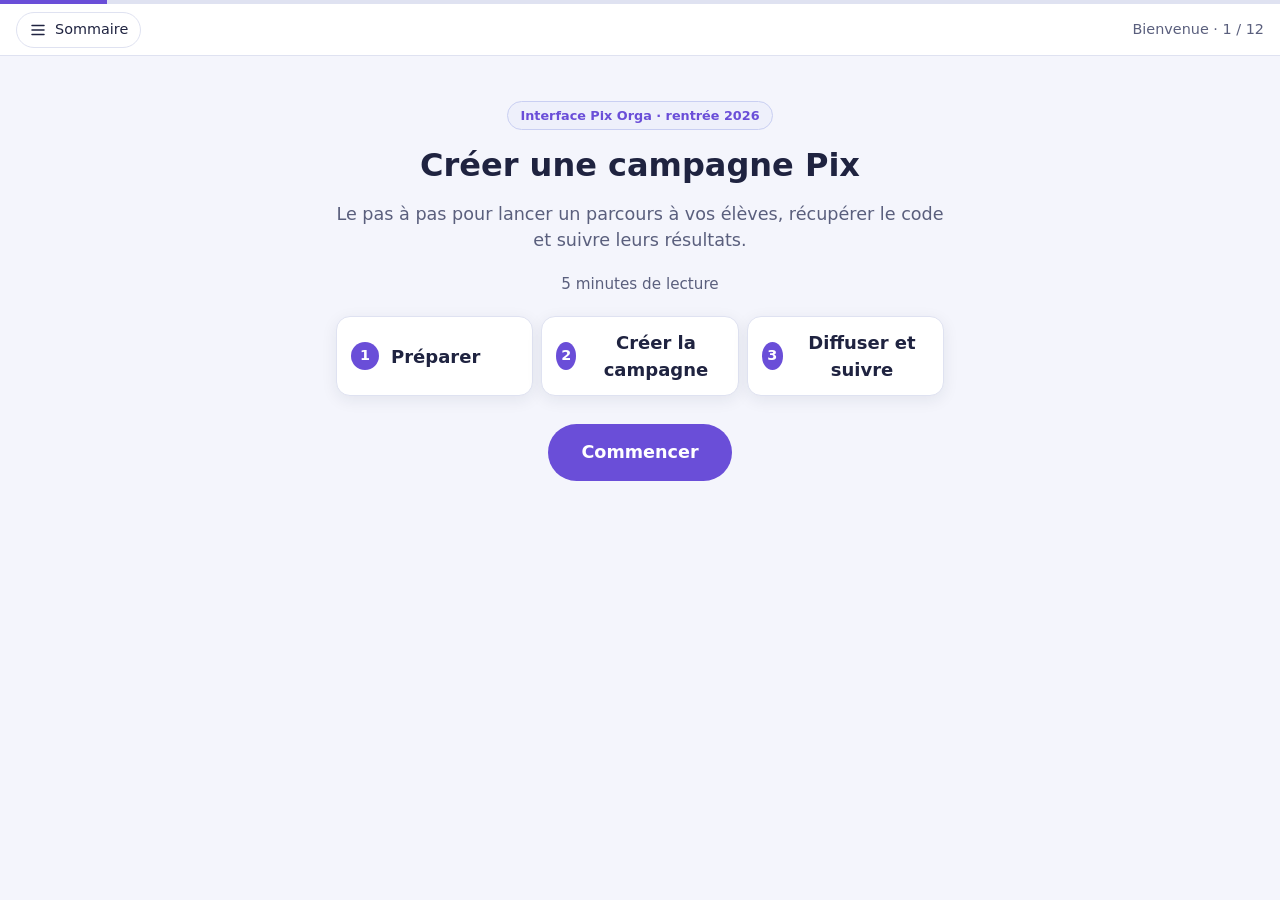
<file: index.html>
<!DOCTYPE html>
<html lang="fr">
<head>
  <meta charset="utf-8">
  <meta name="viewport" content="width=device-width, initial-scale=1, viewport-fit=cover">
  <meta name="color-scheme" content="light dark">
  <meta name="theme-color" content="#5b6fd8">
  <meta name="description" content="Tutoriel pas à pas pour créer une campagne d'évaluation dans Pix Orga (interface rentrée 2026), diffuser le code aux élèves et suivre les résultats.">
  <title>Créer une campagne Pix</title>
  <link rel="icon" href="assets/favicon.svg" type="image/svg+xml">
  <link rel="stylesheet" href="css/style.css">
</head>
<body>

<a class="skip" href="#contenu">Aller au contenu</a>

<header class="topbar">
  <div class="progress" aria-hidden="true"><span id="progress-fill"></span></div>
  <div class="topbar-row">
    <button type="button" class="icon-btn" id="btn-sommaire" aria-haspopup="dialog" aria-controls="sommaire">
      <svg viewBox="0 0 24 24" aria-hidden="true"><path d="M4 6h16M4 12h16M4 18h16"/></svg>
      <span>Sommaire</span>
    </button>
    <p class="topbar-title"><span id="chapitre">Tutoriel</span> · <span id="compteur">1 / 12</span></p>
  </div>
</header>

<main id="contenu" class="steps" aria-live="polite">

  <!-- ÉTAPE 1 : COUVERTURE -->
  <section class="step step-cover" id="etape-1" data-chapitre="Bienvenue">
    <div class="cover">
      <p class="badge">Interface Pix Orga · rentrée 2026</p>
      <h1>Créer une campagne Pix</h1>
      <p class="lead">Le pas à pas pour lancer un parcours à vos élèves, récupérer le code et suivre leurs résultats.</p>
      <ul class="cover-meta">
        <li>5 minutes de lecture</li>
      </ul>
      <div class="cover-chapters">
        <a href="#etape-2"><span>1</span> Préparer</a>
        <a href="#etape-4"><span>2</span> Créer la campagne</a>
        <a href="#etape-9"><span>3</span> Diffuser et suivre</a>
      </div>
      <a class="btn btn-primary btn-big" href="#etape-2">Commencer</a>
    </div>
  </section>

  <!-- ÉTAPE 2 : PRÉREQUIS -->
  <section class="step" id="etape-2" data-chapitre="1 · Préparer">
    <h2>Avant de commencer</h2>
    <p>Trois choses à vérifier, sinon les élèves ne pourront pas rejoindre votre campagne.</p>
    <ul class="checklist">
      <li>
        <strong>Vous avez un accès à Pix Orga.</strong>
        L'invitation est envoyée sur votre <strong>adresse académique</strong> (prenom.nom@ac-nancy-metz.fr) par l'administrateur Pix Orga du collège, le référent numérique. Rien reçu ? Demandez-la en un clic :
        <a class="btn btn-ghost btn-mail" href="mailto:thomas.charles@ac-nancy-metz.fr?subject=Demande%20d%27acc%C3%A8s%20%C3%A0%20Pix%20Orga&amp;body=Bonjour%20Thomas%2C%0D%0A%0D%0AJe%20n%27ai%20pas%20encore%20d%27acc%C3%A8s%20%C3%A0%20Pix%20Orga.%20Peux-tu%20m%27envoyer%20une%20invitation%20sur%20mon%20adresse%20acad%C3%A9mique%20%3F%0D%0A%0D%0AMerci%20%21">Demander mon accès par mail</a>
      </li>
      <li>
        <strong>Les élèves sont importés dans Pix Orga.</strong>
        C'est fait par l'administrateur depuis la base SIECLE en début d'année. Vous les voyez dans l'onglet « Élèves ».
      </li>
      <li>
        <strong>Les élèves se sont connectés une première fois à Pix</strong> via le Médiacentre de MBN. Cette première connexion relie leur compte à leur fiche élève.
      </li>
    </ul>
    <h3 class="calendar-title">Calendrier 2026-2027 au collège</h3>
    <ol class="timeline">
      <li class="tl tl-done">
        <span class="tl-when">Septembre, jusqu'au 17 octobre 2026</span>
        <span class="tl-what"><strong>Parcours de rentrée 5e, 4e, 3e</strong>, avant les vacances d'automne.</span>
        <span class="tl-tag">Déjà en place</span>
      </li>
      <li class="tl tl-you">
        <span class="tl-when">Toute l'année</span>
        <span class="tl-what"><strong>Parcours par domaine</strong> (SVT, Maths, Français, Techno…), dans votre discipline.</span>
        <span class="tl-tag">À vous de les créer : c'est l'objet de ce tutoriel</span>
      </li>
      <li class="tl tl-ref">
        <span class="tl-when">Toute l'année, en 4e</span>
        <span class="tl-what"><strong>Parcours IA obligatoires</strong>.</span>
        <span class="tl-tag">Pris en charge par le référent numérique</span>
      </li>
      <li class="tl tl-info">
        <span class="tl-when">Du 15 mars au 11 juin 2027</span>
        <span class="tl-what"><strong>Certification Pix</strong> des élèves de 3e.</span>
      </li>
    </ol>
  </section>

  <!-- ÉTAPE 3 : SE CONNECTER ET LANCER -->
  <section class="step" id="etape-3" data-chapitre="1 · Préparer">
    <h2>Se connecter et lancer la création</h2>
    <p>Rendez-vous sur <strong>orga.pix.fr</strong> et connectez-vous avec votre <strong>adresse académique</strong> et votre <strong>mot de passe Pix Orga</strong>. Sur la page d'accueil, cliquez sur <strong>« Nouvelle campagne »</strong>.</p>

    <div class="tip">
      <p class="tip-title">Pas de mot de passe, ou oublié ?</p>
      <p>Sur la page de connexion, cliquez sur <strong>« Mot de passe oublié »</strong> et saisissez votre adresse académique : vous recevez un lien pour en choisir un. C'est aussi le chemin à suivre si vous n'en avez jamais créé.</p>
    </div>

    <div class="mock" data-anim>
      <div class="mock-app">
        <aside class="mock-sidebar">
          <div class="mock-logo">pix <span>ORGA</span></div>
          <ul>
            <li class="active">Accueil</li>
            <li>Catalogue</li>
            <li>Campagnes</li>
            <li>Certifications</li>
            <li>Élèves</li>
          </ul>
        </aside>
        <div class="mock-content">
          <p class="mock-h">Bonjour,</p>
          <p class="mock-small">Bienvenue sur votre plateforme d'évaluation des compétences numériques.</p>
          <div class="mock-card">
            <p class="mock-card-title">Créer une campagne</p>
            <p class="mock-small">Choisissez le parcours sur lequel évaluer vos participants.</p>
            <span class="mock-btn mock-btn-outline anim-highlight">Nouvelle campagne</span>
          </div>
          <div class="mock-card">
            <p class="mock-card-title">Suivre l'activité</p>
            <span class="mock-btn mock-btn-outline">Voir mes campagnes</span>
          </div>
        </div>
      </div>
      <span class="tap" style="--x:68%;--y:52%"></span>
    </div>
    <button type="button" class="btn btn-ghost replay" hidden>↻ Revoir l'animation</button>

    <div class="tip">
      <p class="tip-title">Autre chemin</p>
      <p>Onglet <strong>Campagnes</strong> dans le menu de gauche, puis bouton <strong>« Créer une campagne »</strong>. On arrive au même endroit.</p>
    </div>
  </section>

  <!-- ÉTAPE 4 : OBJECTIF -->
  <section class="step" id="etape-4" data-chapitre="2 · Créer la campagne">
    <h2>Choisir l'objectif</h2>
    <p>Pix Orga vous demande d'abord <em>pourquoi</em> vous créez la campagne. Pour un parcours classique, cochez <strong>« Évaluer les participants »</strong>.</p>

    <div class="mock" data-anim>
      <div class="mock-form">
        <p class="mock-h">Création d'une campagne</p>
        <p class="mock-label">Quel est l'objectif de votre campagne ? <span class="req">*</span></p>
        <label class="mock-radio anim-check"><span class="radio"></span> Évaluer les participants</label>
        <label class="mock-radio"><span class="radio"></span> Développer les compétences des participants</label>
        <label class="mock-radio"><span class="radio"></span> Collecter les profils Pix des participants</label>
        <div class="mock-actions">
          <span class="mock-btn mock-btn-outline">Annuler</span>
          <span class="mock-btn anim-enable">Créer la campagne</span>
        </div>
      </div>
      <span class="tap" style="--x:12%;--y:38%"></span>
    </div>
    <button type="button" class="btn btn-ghost replay" hidden>↻ Revoir l'animation</button>

    <details class="more">
      <summary>Les deux autres objectifs, en bref</summary>
      <ul>
        <li><strong>Développer les compétences</strong> : campagne de « parcours apprenant ». C'est ce type qui sert pour les deux parcours IA obligatoires en 4e (diagnostic, modules, évaluation finale).</li>
        <li><strong>Collecter les profils Pix</strong> : les élèves envoient leur profil complet. Utile avant la certification en 3e.</li>
      </ul>
    </details>
  </section>

  <!-- ÉTAPE 5 : CATALOGUE -->
  <section class="step" id="etape-5" data-chapitre="2 · Créer la campagne">
    <h2>Trouver le parcours dans le catalogue</h2>
    <p>Le catalogue s'ouvre. Filtrez pour aller vite : onglet <strong>Évaluation</strong>, puis la catégorie <strong>Disciplinaires</strong>, ou tapez un mot dans la recherche.</p>

    <div class="mock" data-anim>
      <div class="mock-catalog">
        <div class="mock-tabs">
          <span>Tous</span><span class="active">Évaluation</span><span>Apprentissage</span>
        </div>
        <div class="mock-filters">
          <span class="mock-input mock-search anim-type" data-text="Cycle 4"><svg viewBox="0 0 24 24" aria-hidden="true"><circle cx="11" cy="11" r="7"/><path d="m20 20-4-4"/></svg><i class="typed"></i></span>
          <span class="mock-select">Disciplinaires ▾</span>
        </div>
        <div class="mock-cards">
          <div class="mock-pcard anim-pop" style="--i:1"><span class="chip">Parcours d'évaluation</span><b>[CLG] SVT - Cycle 4</b><small>21 sujets</small></div>
          <div class="mock-pcard anim-pop" style="--i:2"><span class="chip">Parcours d'évaluation</span><b>[CLG] Français - Cycle 4</b><small>17 sujets</small></div>
          <div class="mock-pcard anim-pop" style="--i:3"><span class="chip">Parcours d'évaluation</span><b>[CLG] Mathématiques - Cycle 4</b><small>14 sujets</small></div>
          <div class="mock-pcard anim-pop" style="--i:4"><span class="chip">Parcours d'évaluation</span><b>[CLG] Technologie - cycle 4</b><small>15 sujets</small></div>
        </div>
      </div>
    </div>
    <button type="button" class="btn btn-ghost replay" hidden>↻ Revoir l'animation</button>

    <div class="tip">
      <p class="tip-title">Se repérer dans les noms</p>
      <ul>
        <li><strong>[CLG]</strong> = parcours pour le collège. Ignorez les [LGT] et [LP].</li>
        <li><strong>Parcours de rentrée 5e / 4e / 3e</strong> : ceux à lancer en début d'année, en vie de classe ou dans votre discipline.</li>
        <li><strong>Disciplinaires</strong> : un parcours par matière (SVT, Maths, Français…), pratique pour votre cours.</li>
      </ul>
    </div>
  </section>

  <!-- ÉTAPE 6 : FICHE PARCOURS -->
  <section class="step" id="etape-6" data-chapitre="2 · Créer la campagne">
    <h2>Vérifier le contenu, puis sélectionner</h2>
    <p>Un clic sur une carte ouvre sa fiche : les sujets travaillés et le niveau maximum de chacun. Si ça vous convient, cliquez sur <strong>« Sélectionner ce parcours »</strong>.</p>

    <div class="mock" data-anim>
      <div class="mock-sheet">
        <div class="mock-sheet-left">
          <span class="chip">Parcours d'évaluation</span>
          <b>[CLG] SVT - Cycle 4</b>
          <small>Indépendant · Accès avec compte</small>
          <span class="mock-btn anim-highlight">Sélectionner ce parcours</span>
        </div>
        <div class="mock-sheet-right">
          <p class="mock-small"><b>Contenu du parcours</b></p>
          <p class="mock-comp">Compétence 1.1 · Mener une recherche</p>
          <div class="mock-row"><span>Moteur de recherche</span><b>4</b></div>
          <div class="mock-row"><span>Fiabilité d'une source</span><b>3</b></div>
          <p class="mock-comp">Compétence 3.1 · Développer des documents textuels</p>
          <div class="mock-row"><span>Tableur</span><b>4</b></div>
          <div class="mock-row"><span>Représentation graphique</span><b>4</b></div>
        </div>
      </div>
      <span class="tap" style="--x:28%;--y:70%"></span>
    </div>
    <button type="button" class="btn btn-ghost replay" hidden>↻ Revoir l'animation</button>

    <div class="tip">
      <p class="tip-title">Bon à savoir</p>
      <p>Le niveau maximum (1 à 8) est celui que l'élève peut atteindre sur ce sujet. Au collège, viser 3 ou 4 est déjà très bien.</p>
    </div>
  </section>

  <!-- ÉTAPE 7 : PARAMÉTRAGE -->
  <section class="step" id="etape-7" data-chapitre="2 · Créer la campagne">
    <h2>Paramétrer la campagne</h2>
    <p>Donnez un nom clair (il n'est visible que par vous) et laissez les deux options sur <strong>Non</strong> dans la plupart des cas.</p>

    <div class="mock" data-anim>
      <div class="mock-form">
        <p class="mock-h">Paramétrage</p>
        <p class="mock-label">Nom de la campagne <span class="req">*</span></p>
        <span class="mock-input anim-type" data-text="SVT 4e - Parcours de rentrée"><i class="typed"></i></span>
        <p class="mock-label">Propriétaire de la campagne <span class="req">*</span></p>
        <span class="mock-select">Vous (pré-rempli) ▾</span>
        <p class="mock-label">Permettre aux participants d'envoyer plusieurs fois leurs résultats ? <span class="req">*</span></p>
        <label class="mock-radio checked"><span class="radio"></span> Non</label>
        <label class="mock-radio"><span class="radio"></span> Oui</label>
        <p class="mock-label">Demander un identifiant complémentaire ?</p>
        <label class="mock-radio checked"><span class="radio"></span> Non</label>
        <label class="mock-radio"><span class="radio"></span> Oui</label>
      </div>
    </div>
    <button type="button" class="btn btn-ghost replay" hidden>↻ Revoir l'animation</button>

    <details class="more">
      <summary>À quoi servent ces deux options ?</summary>
      <ul>
        <li><strong>Envoi multiple</strong> : si Oui, l'élève peut refaire le parcours et renvoyer ses résultats. Pratique pour un parcours d'entraînement, inutile pour une évaluation.</li>
        <li><strong>Identifiant complémentaire</strong> : demande une information de votre choix à l'élève au début (par exemple sa classe). Inutile au collège, les élèves importés sont déjà rattachés à leur classe.</li>
      </ul>
    </details>
    <div class="tip">
      <p class="tip-title">Nommer pour s'y retrouver</p>
      <p>Mettez la matière, le niveau et l'année : « SVT 4e - Rentrée 2026 ». Vous en aurez plusieurs à la longue.</p>
    </div>
  </section>

  <!-- ÉTAPE 8 : PERSONNALISATION ET CRÉATION -->
  <section class="step" id="etape-8" data-chapitre="2 · Créer la campagne">
    <h2>Personnaliser (facultatif) et créer</h2>
    <p>Ces deux champs sont vus par les élèves. Vous pouvez les laisser vides. Puis cliquez sur <strong>« Créer la campagne »</strong>.</p>

    <div class="mock" data-anim>
      <div class="mock-form">
        <p class="mock-h">Personnalisation</p>
        <p class="mock-label">Titre du parcours <small>affiché aux participants</small></p>
        <span class="mock-input anim-type" data-text="Parcours SVT 4e"><i class="typed"></i></span>
        <p class="mock-label">Texte de la page d'accueil <small>affiché aux participants</small></p>
        <span class="mock-input mock-textarea anim-type" data-text="Réponds seul·e et sans stress." data-delay="1.6s"><i class="typed"></i></span>
        <div class="mock-actions">
          <span class="mock-btn mock-btn-outline">Annuler</span>
          <span class="mock-btn anim-highlight" style="--delay:3.4s">Créer la campagne</span>
        </div>
      </div>
      <span class="tap" style="--x:74%;--y:88%;--delay:3.6s"></span>
    </div>
    <button type="button" class="btn btn-ghost replay" hidden>↻ Revoir l'animation</button>
  </section>

  <!-- ÉTAPE 9 : LE CODE -->
  <section class="step" id="etape-9" data-chapitre="3 · Diffuser et suivre">
    <h2>Récupérer le code de campagne</h2>
    <p>La campagne est créée. Son <strong>code</strong> apparaît en haut à droite de sa page. C'est la seule chose dont les élèves ont besoin.</p>

    <div class="mock" data-anim>
      <div class="mock-campaign">
        <div class="mock-campaign-head">
          <b>Parcours SVT 4e</b>
          <div class="mock-meta">
            <span>Créée le<br><b>26/09/2026</b></span>
            <span>Envoi multiple<br><b>Non</b></span>
            <span class="mock-code anim-pulse">Code<br><b>ABCDEF123</b> <i>⧉</i></span>
          </div>
        </div>
        <div class="mock-tabs">
          <span class="active">Activité</span><span>Résultats (0)</span><span>Analyse</span><span>Paramètres</span>
        </div>
        <p class="mock-small mock-empty">Aucun participant pour le moment.</p>
      </div>
      <span class="tap" style="--x:86%;--y:30%;--delay:1.2s"></span>
    </div>
    <button type="button" class="btn btn-ghost replay" hidden>↻ Revoir l'animation</button>

    <div class="tip">
      <p class="tip-title">Le retrouver plus tard</p>
      <p>Onglet <strong>Campagnes</strong> : le code est affiché dans la liste, à côté de chaque campagne. Le bouton ⧉ le copie dans le presse-papiers.</p>
    </div>
  </section>

  <!-- ÉTAPE 10 : DIFFUSER AUX ÉLÈVES -->
  <section class="step" id="etape-10" data-chapitre="3 · Diffuser et suivre">
    <h2>Donner le code aux élèves</h2>
    <p>Écrivez le code au tableau ou envoyez-le par la messagerie MBN. Voici ce que font les élèves.</p>

    <div class="paths">
      <article class="path path-main">
        <h3>Via MBN <span class="chip chip-green">recommandé</span></h3>
        <ol>
          <li>Se connecter à <strong>MBN</strong> (Mon Bureau Numérique).</li>
          <li>Ouvrir le <strong>Médiacentre</strong> et cliquer sur <strong>Pix</strong>. La connexion à Pix est automatique.</li>
          <li>Cliquer sur <strong>« J'ai un code »</strong>.</li>
          <li>Saisir le code, puis <strong>« C'est parti ! »</strong>.</li>
        </ol>
      </article>
      <article class="path">
        <h3>Via pix.fr</h3>
        <ol>
          <li>Aller sur <strong>pix.fr</strong> et cliquer sur <strong>« J'ai un code »</strong>.</li>
          <li>Saisir le code.</li>
          <li>Se connecter avec ses identifiants Pix (créés lors de la première connexion via MBN).</li>
        </ol>
      </article>
    </div>

    <div class="mock mock-student" data-anim>
      <div class="mock-pix">
        <div class="mock-pix-logo">pix</div>
        <p class="mock-small">Saisissez votre code</p>
        <span class="mock-input mock-input-code anim-type" data-text="ABCDEF123"><i class="typed"></i></span>
        <span class="mock-btn anim-highlight" style="--delay:1.8s">C'est parti !</span>
      </div>
      <span class="tap" style="--x:50%;--y:80%;--delay:2s"></span>
    </div>
    <button type="button" class="btn btn-ghost replay" hidden>↻ Revoir l'animation</button>

    <div class="tip">
      <p class="tip-title">Si un élève ne voit pas Pix dans le Médiacentre</p>
      <p>La ressource ne lui a pas été affectée (fréquent pour un élève arrivé en cours d'année). Signalez-le au référent numérique.</p>
    </div>
  </section>

  <!-- ÉTAPE 11 : SUIVRE -->
  <section class="step" id="etape-11" data-chapitre="3 · Diffuser et suivre">
    <h2>Suivre l'activité et les résultats</h2>
    <p>Sur la page de la campagne, quatre onglets. Les élèves apparaissent dès qu'ils ont saisi le code.</p>

    <div class="mock" data-anim>
      <div class="mock-campaign">
        <div class="mock-tabs">
          <span class="active">Activité</span><span>Résultats (2)</span><span>Analyse</span><span>Paramètres</span>
        </div>
        <div class="mock-table">
          <div class="mock-tr mock-th"><span>Élève</span><span>Classe</span><span>Statut</span></div>
          <div class="mock-tr anim-pop" style="--i:1"><span>Ambre B.</span><span>4A</span><span class="st st-done">Résultats reçus</span></div>
          <div class="mock-tr anim-pop" style="--i:2"><span>Ilyes K.</span><span>4A</span><span class="st st-done">Résultats reçus</span></div>
          <div class="mock-tr anim-pop" style="--i:3"><span>Lina M.</span><span>4A</span><span class="st st-wip">En cours</span></div>
          <div class="mock-tr anim-pop" style="--i:4"><span>Noah T.</span><span>4B</span><span class="st st-todo">Démarré</span></div>
        </div>
        <span class="mock-btn mock-btn-sm">Exporter les résultats (.csv)</span>
      </div>
    </div>
    <button type="button" class="btn btn-ghost replay" hidden>↻ Revoir l'animation</button>

    <ul class="checklist compact">
      <li><strong>Activité</strong> : qui a commencé, qui a terminé. Filtrable par classe.</li>
      <li><strong>Résultats</strong> : le score de chaque élève par compétence, une fois ses résultats envoyés.</li>
      <li><strong>Analyse</strong> : les sujets réussis ou en difficulté pour tout le groupe, avec des tutoriels à proposer.</li>
      <li><strong>Paramètres</strong> : modifier le nom, <strong>dupliquer</strong> la campagne, ou l'<strong>archiver</strong> en fin d'année.</li>
    </ul>
    <div class="tip">
      <p class="tip-title">Une campagne pour plusieurs classes</p>
      <p>Inutile de créer une campagne par classe : donnez le même code à vos 4 classes de 4e et filtrez par classe dans « Activité ».</p>
    </div>
  </section>

  <!-- ÉTAPE 12 : FIN -->
  <section class="step step-end" id="etape-12" data-chapitre="Récapitulatif">
    <h2>C'est tout !</h2>
    <p>En résumé, créer une campagne Pix, c'est :</p>
    <ol class="recap">
      <li>orga.pix.fr → <strong>Nouvelle campagne</strong></li>
      <li>Objectif : <strong>Évaluer les participants</strong></li>
      <li>Catalogue → choisir un parcours <strong>[CLG]</strong> → <strong>Sélectionner</strong></li>
      <li>Nom de la campagne → <strong>Créer la campagne</strong></li>
      <li>Donner le <strong>code</strong> aux élèves (MBN → Médiacentre → Pix → J'ai un code)</li>
      <li>Suivre dans <strong>Activité</strong> et <strong>Résultats</strong></li>
    </ol>

    <h3>Pour aller plus loin</h3>
    <ul class="links">
      <li><a href="https://orga.pix.fr" target="_blank" rel="noopener">Pix Orga</a> : votre espace enseignant.</li>
      <li><a href="https://pix.fr/support/" target="_blank" rel="noopener">Centre d'aide Pix</a> : la documentation officielle, écran par écran.</li>
      <li><a href="https://cloud.pix.fr/s/j7aA5BNDQRqamBE" target="_blank" rel="noopener">Guide Pix Orga (septembre 2026)</a> : le guide complet en PDF.</li>
    </ul>
    <p class="contact">Une question, un élève qui ne voit pas Pix, une classe à importer ? Le référent numérique du collège est là pour ça.</p>
    <div class="end-actions">
      <a class="btn btn-primary" href="#etape-1">Revenir au début</a>
    </div>
  </section>

</main>

<nav class="bottombar" aria-label="Navigation entre les étapes">
  <button type="button" class="btn btn-ghost" id="btn-prev">‹ Précédent</button>
  <ol class="dots" id="dots" aria-hidden="true"></ol>
  <button type="button" class="btn btn-primary" id="btn-next">Suivant ›</button>
</nav>

<dialog id="sommaire" aria-labelledby="sommaire-titre">
  <div class="dialog-head">
    <h2 id="sommaire-titre">Sommaire</h2>
    <button type="button" class="icon-btn" id="btn-close-sommaire" aria-label="Fermer le sommaire">✕</button>
  </div>
  <ol id="sommaire-liste"></ol>
  <p class="version">Tutoriel mis à jour le 27 septembre 2026 · interface Pix Orga rentrée 2026.<br>Pix est une marque du GIP Pix ; ce tutoriel est une ressource interne du collège.</p>
</dialog>

<script src="js/app.js"></script>
</body>
</html>
</file>
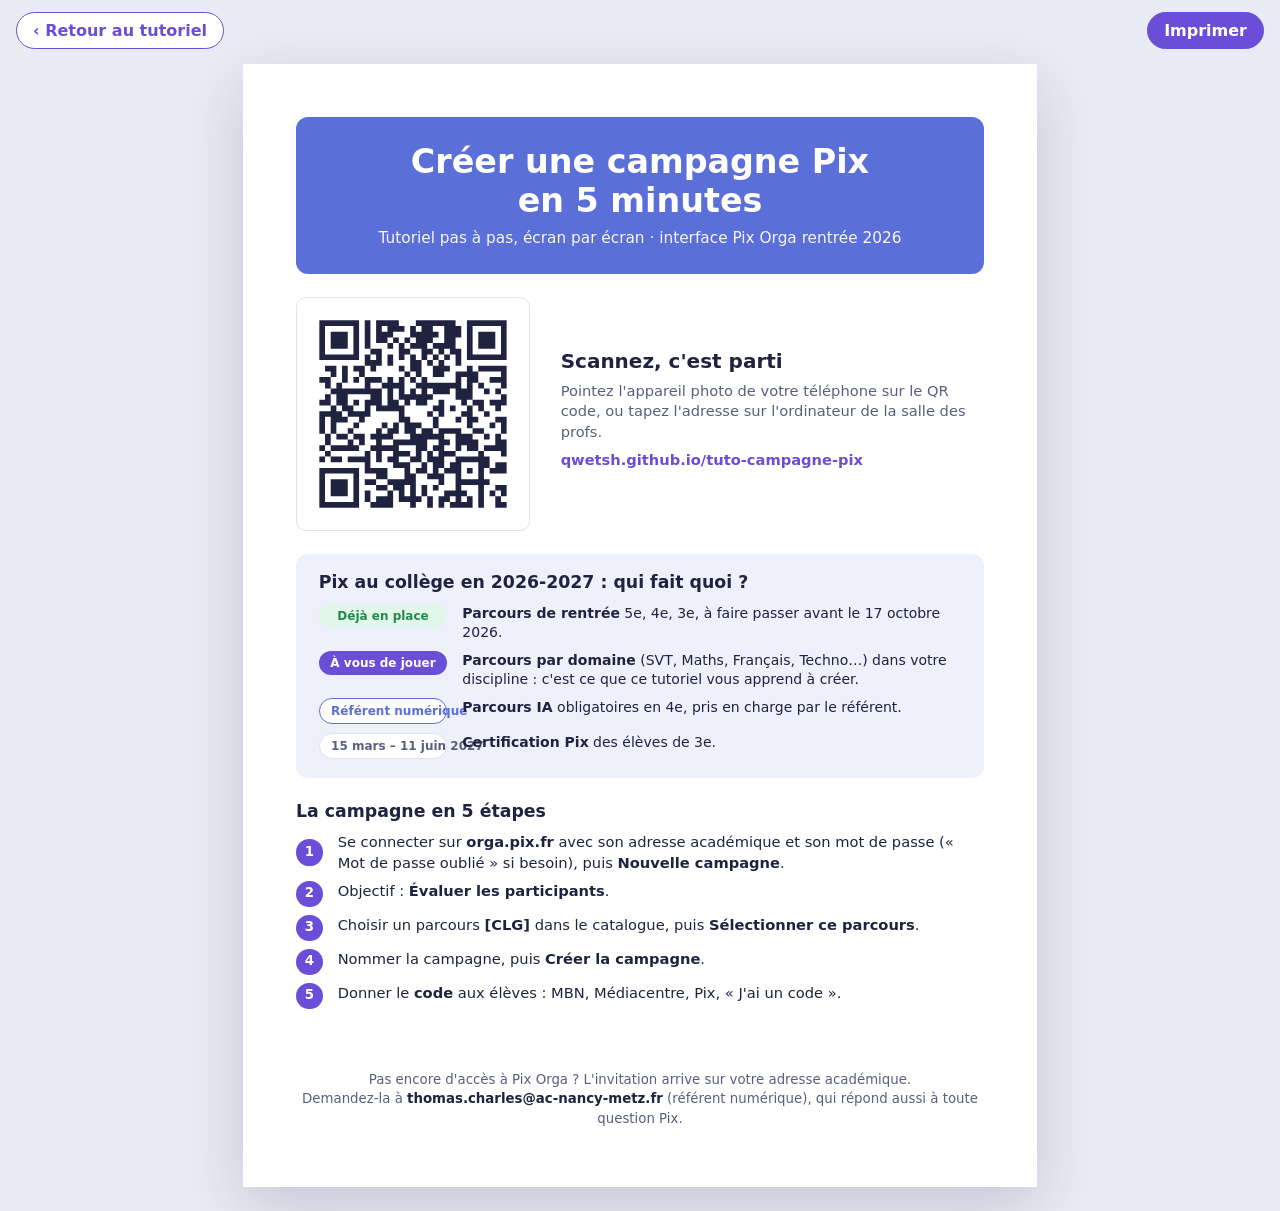
<file: affiche.html>
<!DOCTYPE html>
<html lang="fr">
<head>
  <meta charset="utf-8">
  <meta name="viewport" content="width=device-width, initial-scale=1">
  <meta name="robots" content="noindex">
  <title>Affiche QR code</title>
  <link rel="icon" href="assets/favicon.svg" type="image/svg+xml">
  <style>
    :root { --accent: #6a4ed8; --indigo: #5b6fd8; --text: #1f2340; --muted: #5a5f7d; --soft: #eef0fb; --line: #dfe2f1; --green: #1e8a4c; --green-bg: #e3f6ea; }
    * { box-sizing: border-box; }
    body {
      margin: 0; background: #e9ebf5; color: var(--text);
      font-family: system-ui, -apple-system, "Segoe UI", Roboto, Arial, sans-serif;
      display: grid; place-items: center; min-height: 100vh; padding: 64px 16px 24px;
    }
    .toolbar { position: fixed; top: 12px; left: 16px; right: 16px; display: flex; justify-content: space-between; gap: 8px; }
    .toolbar a, .toolbar button {
      font: inherit; font-weight: 600; border-radius: 999px; padding: 8px 16px; cursor: pointer;
      border: 1px solid var(--accent); background: #fff; color: var(--accent); text-decoration: none;
    }
    .toolbar button { background: var(--accent); color: #fff; }

    .page {
      width: 100%; max-width: 210mm; min-height: 297mm; background: #fff;
      box-shadow: 0 20px 60px rgba(31,35,64,.18); padding: 14mm 14mm 12mm;
      display: flex; flex-direction: column; gap: 6mm;
    }
    .band { background: var(--indigo); color: #fff; border-radius: 12px; padding: 7mm 8mm; text-align: center; }
    .band h1 { margin: 0; font-size: 25pt; line-height: 1.15; }
    .band p { margin: 2.5mm 0 0; font-size: 11.5pt; opacity: .95; }

    /* Bloc QR : code à gauche, mode d'emploi à droite */
    .scan { display: grid; grid-template-columns: 62mm 1fr; gap: 8mm; align-items: center; }
    .qr { width: 62mm; aspect-ratio: 1; border: 1px solid var(--line); border-radius: 10px; padding: 3mm; }
    .qr img { width: 100%; height: 100%; display: block; }
    .scan-text h2 { margin: 0 0 2mm; font-size: 15pt; }
    .scan-text p { margin: 0 0 2mm; font-size: 11pt; color: var(--muted); line-height: 1.4; }
    .url { font-size: 11.5pt; word-break: break-all; }
    .url a { color: var(--accent); text-decoration: none; font-weight: 700; }

    /* Qui fait quoi cette année */
    .who { background: var(--soft); border-radius: 12px; padding: 5mm 6mm; }
    .who h2 { margin: 0 0 3mm; font-size: 13pt; }
    .who ul { list-style: none; margin: 0; padding: 0; display: grid; gap: 2.5mm; }
    .who li { display: grid; grid-template-columns: 34mm 1fr; gap: 4mm; align-items: start; font-size: 10.5pt; line-height: 1.35; }
    .tag { display: inline-block; border-radius: 999px; padding: 1mm 3mm; font-size: 9pt; font-weight: 700; text-align: center; white-space: nowrap; }
    .tag-done { background: var(--green-bg); color: var(--green); }
    .tag-you { background: var(--accent); color: #fff; }
    .tag-ref { background: #fff; color: var(--indigo); border: 1px solid var(--indigo); }
    .tag-info { background: #fff; color: var(--muted); border: 1px solid var(--line); }

    /* Les étapes */
    .steps h2 { margin: 0 0 3mm; font-size: 13pt; }
    .steps ol { margin: 0; padding: 0; list-style: none; counter-reset: etape; display: grid; gap: 2mm; }
    .steps li { counter-increment: etape; display: grid; grid-template-columns: 8mm 1fr; gap: 3mm; align-items: baseline; font-size: 11pt; line-height: 1.4; }
    .steps li::before {
      content: counter(etape); display: inline-grid; place-items: center; width: 7mm; height: 7mm; border-radius: 50%;
      background: var(--accent); color: #fff; font-weight: 700; font-size: 10pt; align-self: center;
    }
    .foot { margin-top: auto; font-size: 10pt; color: var(--muted); text-align: center; line-height: 1.45; }
    .foot b { color: var(--text); }

    @media (max-width: 600px) {
      .scan { grid-template-columns: 1fr; justify-items: center; text-align: center; }
      .who li { grid-template-columns: 1fr; gap: 1mm; }
      .tag { justify-self: start; }
    }
    @media print {
      @page { size: A4 portrait; margin: 0; }
      body { background: #fff; padding: 0; display: block; }
      .toolbar { display: none; }
      .page { box-shadow: none; width: 210mm; height: 297mm; min-height: 0; max-width: none; }
      .scan { grid-template-columns: 62mm 1fr; text-align: left; }
      .who li { grid-template-columns: 34mm 1fr; }
    }
  </style>
</head>
<body>
  <div class="toolbar">
    <a href="index.html">‹ Retour au tutoriel</a>
    <button type="button" onclick="window.print()">Imprimer</button>
  </div>

  <div class="page">
    <div class="band">
      <h1>Créer une campagne Pix<br>en 5 minutes</h1>
      <p>Tutoriel pas à pas, écran par écran · interface Pix Orga rentrée 2026</p>
    </div>

    <div class="scan">
      <div class="qr"><img src="assets/qr.svg" alt="QR code vers le tutoriel"></div>
      <div class="scan-text">
        <h2>Scannez, c'est parti</h2>
        <p>Pointez l'appareil photo de votre téléphone sur le QR code, ou tapez l'adresse sur l'ordinateur de la salle des profs.</p>
        <p class="url"><a href="https://qwetsh.github.io/tuto-campagne-pix/">qwetsh.github.io/tuto-campagne-pix</a></p>
      </div>
    </div>

    <div class="who">
      <h2>Pix au collège en 2026-2027 : qui fait quoi ?</h2>
      <ul>
        <li><span class="tag tag-done">Déjà en place</span><span><b>Parcours de rentrée</b> 5e, 4e, 3e, à faire passer avant le 17 octobre 2026.</span></li>
        <li><span class="tag tag-you">À vous de jouer</span><span><b>Parcours par domaine</b> (SVT, Maths, Français, Techno…) dans votre discipline : c'est ce que ce tutoriel vous apprend à créer.</span></li>
        <li><span class="tag tag-ref">Référent numérique</span><span><b>Parcours IA</b> obligatoires en 4e, pris en charge par le référent.</span></li>
        <li><span class="tag tag-info">15 mars – 11 juin 2027</span><span><b>Certification Pix</b> des élèves de 3e.</span></li>
      </ul>
    </div>

    <div class="steps">
      <h2>La campagne en 5 étapes</h2>
      <ol>
        <li><span>Se connecter sur <b>orga.pix.fr</b> avec son adresse académique et son mot de passe (« Mot de passe oublié » si besoin), puis <b>Nouvelle campagne</b>.</span></li>
        <li><span>Objectif : <b>Évaluer les participants</b>.</span></li>
        <li><span>Choisir un parcours <b>[CLG]</b> dans le catalogue, puis <b>Sélectionner ce parcours</b>.</span></li>
        <li><span>Nommer la campagne, puis <b>Créer la campagne</b>.</span></li>
        <li><span>Donner le <b>code</b> aux élèves : MBN, Médiacentre, Pix, « J'ai un code ».</span></li>
      </ol>
    </div>

    <p class="foot">Pas encore d'accès à Pix Orga ? L'invitation arrive sur votre adresse académique.<br>Demandez-la à <b>thomas.charles@ac-nancy-metz.fr</b> (référent numérique), qui répond aussi à toute question Pix.</p>
  </div>
</body>
</html>
</file>
<file: css/style.css>
/* ==========================================================================
   Tutoriel « Créer une campagne Pix » — feuille de style
   Aucune dépendance externe. Mobile d'abord.
   ========================================================================== */

:root {
  /* Couleurs de l'habillage (page) */
  --bg: #f4f5fc;
  --surface: #ffffff;
  --text: #1f2340;
  --muted: #5a5f7d;
  --border: #dfe2f1;
  --accent: #6a4ed8;         /* violet Pix (boutons) */
  --accent-strong: #5237b8;
  --indigo: #5b6fd8;         /* bleu-violet Pix (barre latérale) */
  --tip-bg: #eef0fb;
  --tip-border: #c9cff2;
  --green: #1e8a4c;
  --green-bg: #e3f6ea;
  --amber: #a1640a;
  --amber-bg: #fff2d9;
  --shadow: 0 4px 16px rgba(31, 35, 64, .08);

  /* Couleurs des maquettes : toujours en clair, fidèles à Pix Orga */
  --m-bg: #f4f5fc;
  --m-surface: #ffffff;
  --m-text: #1f2340;
  --m-muted: #6b6f8c;
  --m-border: #d9dcef;
  --m-sidebar: #5b6fd8;
  --m-accent: #6a4ed8;
  --m-chip: #dfe3fb;

  --radius: 14px;
  --gutter: 16px;
  --topbar-h: 56px;
  --bottombar-h: 72px;
}

@media (prefers-color-scheme: dark) {
  :root:not([data-theme="light"]) {
    --bg: #14162a;
    --surface: #1e2140;
    --text: #eceefb;
    --muted: #aab0d6;
    --border: #33385c;
    --accent: #8f7bea;
    --accent-strong: #a695f2;
    --tip-bg: #23274d;
    --tip-border: #3d4478;
    --green-bg: #17352a;
    --green: #6fd39a;
    --amber-bg: #3a2c12;
    --amber: #f2c46d;
    --shadow: 0 4px 16px rgba(0, 0, 0, .35);
  }
}
:root[data-theme="dark"] {
  --bg: #14162a;
  --surface: #1e2140;
  --text: #eceefb;
  --muted: #aab0d6;
  --border: #33385c;
  --accent: #8f7bea;
  --accent-strong: #a695f2;
  --tip-bg: #23274d;
  --tip-border: #3d4478;
  --green-bg: #17352a;
  --green: #6fd39a;
  --amber-bg: #3a2c12;
  --amber: #f2c46d;
  --shadow: 0 4px 16px rgba(0, 0, 0, .35);
}

/* --------------------------------------------------------------------------
   Base
   -------------------------------------------------------------------------- */
*, *::before, *::after { box-sizing: border-box; }

html { -webkit-text-size-adjust: 100%; scroll-behavior: smooth; }

body {
  margin: 0;
  background: var(--bg);
  color: var(--text);
  font-family: system-ui, -apple-system, "Segoe UI", Roboto, "Helvetica Neue", Arial, sans-serif;
  font-size: 17px;
  line-height: 1.5;
  padding-top: var(--topbar-h);
  padding-bottom: calc(var(--bottombar-h) + env(safe-area-inset-bottom));
  min-height: 100vh;
  overflow-x: hidden;
}

h1, h2, h3 { line-height: 1.2; margin: 0 0 .5em; }
h1 { font-size: 2rem; }
h2 { font-size: 1.45rem; }
h3 { font-size: 1.1rem; }
p { margin: 0 0 1em; }
a { color: var(--accent); }
strong { font-weight: 700; }
ul, ol { padding-left: 1.3em; }

.skip {
  position: absolute; left: -999px; top: 0;
  background: var(--accent); color: #fff; padding: 8px 12px; z-index: 100;
}
.skip:focus { left: 8px; top: 8px; }

/* --------------------------------------------------------------------------
   Barre du haut : progression + sommaire
   -------------------------------------------------------------------------- */
.topbar {
  position: fixed; inset: 0 0 auto 0; height: var(--topbar-h);
  background: var(--surface); border-bottom: 1px solid var(--border);
  z-index: 20;
}
.progress { height: 4px; background: var(--border); }
.progress span {
  display: block; height: 100%; width: 0; background: var(--accent);
  transition: width .35s ease;
}
.topbar-row {
  display: flex; align-items: center; justify-content: space-between;
  gap: 12px; padding: 0 var(--gutter); height: calc(var(--topbar-h) - 4px);
}
.topbar-title { margin: 0; font-size: .9rem; color: var(--muted); }
.icon-btn {
  display: inline-flex; align-items: center; gap: 8px;
  background: none; border: 1px solid var(--border); border-radius: 999px;
  color: var(--text); font: inherit; font-size: .9rem; padding: 6px 12px; cursor: pointer;
}
.icon-btn svg { width: 18px; height: 18px; fill: none; stroke: currentColor; stroke-width: 2; stroke-linecap: round; }
.icon-btn:hover { border-color: var(--accent); }

/* --------------------------------------------------------------------------
   Étapes
   -------------------------------------------------------------------------- */
.steps { max-width: 640px; margin: 0 auto; padding: 20px var(--gutter) 24px; }

.step { display: none; }
.step.active { display: block; animation: step-in .35s ease both; }
@keyframes step-in {
  from { opacity: 0; transform: translateY(8px); }
  to   { opacity: 1; transform: none; }
}

.step > p:first-of-type { color: var(--muted); }

/* Couverture */
.cover { text-align: center; padding-top: 12px; }
.badge {
  display: inline-block; background: var(--tip-bg); color: var(--accent);
  border: 1px solid var(--tip-border); border-radius: 999px;
  font-size: .8rem; font-weight: 600; padding: 4px 12px; margin-bottom: 16px;
}
.lead { font-size: 1.1rem; color: var(--muted); }
.cover-meta { list-style: none; padding: 0; margin: 20px 0; color: var(--muted); font-size: .95rem; }
body.on-cover { padding-bottom: 24px; }
body.on-cover .bottombar { display: none; }
.cover-meta li { margin: 4px 0; }
.cover-chapters { display: grid; gap: 8px; margin: 20px 0 28px; }
.cover-chapters a {
  display: flex; align-items: center; gap: 12px;
  background: var(--surface); border: 1px solid var(--border); border-radius: var(--radius);
  padding: 12px 14px; text-decoration: none; color: var(--text); font-weight: 600;
  box-shadow: var(--shadow);
}
.cover-chapters a span {
  display: inline-grid; place-items: center; width: 28px; height: 28px;
  border-radius: 50%; background: var(--accent); color: #fff; font-size: .9rem;
}

/* Fin */
.recap { padding-left: 1.4em; }
.recap li { margin: 6px 0; }
.links li { margin: 6px 0; }
.contact { margin-top: 16px; padding: 12px 14px; background: var(--tip-bg); border-radius: var(--radius); }
.end-actions { display: grid; gap: 10px; margin-top: 20px; }
.end-actions .btn { text-align: center; }

/* Listes de contrôle */
.checklist { list-style: none; padding: 0; margin: 0 0 16px; }
.checklist li {
  position: relative; padding: 12px 14px 12px 44px; margin: 8px 0;
  background: var(--surface); border: 1px solid var(--border); border-radius: var(--radius);
}
.checklist li::before {
  content: "✓"; position: absolute; left: 14px; top: 12px;
  width: 22px; height: 22px; border-radius: 50%; display: grid; place-items: center;
  background: var(--green-bg); color: var(--green); font-weight: 700; font-size: .85rem;
}
.checklist.compact li { padding: 10px 12px 10px 40px; font-size: .95rem; }
.checklist.compact li::before { top: 10px; left: 10px; }

/* Bouton mail dans la liste de contrôle */
.btn-mail { display: inline-block; margin-top: 10px; font-size: .9rem; padding: 8px 14px; }

/* Calendrier : frise verticale */
.calendar-title { margin: 20px 0 10px; font-size: 1.05rem; }
.timeline { list-style: none; padding: 0 0 0 26px; margin: 0 0 16px; position: relative; }
.timeline::before {
  content: ""; position: absolute; left: 8px; top: 10px; bottom: 10px; width: 2px;
  background: var(--border); border-radius: 2px;
}
.tl {
  position: relative; display: grid; gap: 4px; margin: 0 0 10px;
  background: var(--surface); border: 1px solid var(--border); border-radius: var(--radius);
  padding: 12px 14px;
}
.tl::before {
  content: ""; position: absolute; left: -24px; top: 16px; width: 14px; height: 14px;
  border-radius: 50%; background: var(--surface); border: 3px solid var(--muted); box-sizing: border-box;
}
.tl-when { font-size: .8rem; font-weight: 700; color: var(--muted); text-transform: uppercase; letter-spacing: .03em; }
.tl-what { font-size: .95rem; }
.tl-tag {
  justify-self: start; border-radius: 999px; padding: 3px 10px;
  font-size: .78rem; font-weight: 700; background: var(--tip-bg); color: var(--muted);
}
.tl-done::before { border-color: var(--green); background: var(--green); }
.tl-done .tl-tag { background: var(--green-bg); color: var(--green); }
.tl-you { border-color: var(--accent); box-shadow: var(--shadow); }
.tl-you::before { border-color: var(--accent); background: var(--accent); box-shadow: 0 0 0 4px var(--tip-bg); }
.tl-you .tl-tag { background: var(--accent); color: #fff; }
.tl-ref::before { border-color: var(--indigo); }
.tl-info { opacity: .85; }

/* Encarts */
.tip {
  background: var(--tip-bg); border: 1px solid var(--tip-border); border-radius: var(--radius);
  padding: 12px 14px; margin: 16px 0; font-size: .95rem;
}
.tip p:last-child, .tip ul:last-child { margin-bottom: 0; }
.tip-title { font-weight: 700; margin-bottom: 6px; }
.tip ul { margin: 0; padding-left: 1.2em; }

.more {
  background: var(--surface); border: 1px solid var(--border); border-radius: var(--radius);
  padding: 10px 14px; margin: 16px 0; font-size: .95rem;
}
.more summary { cursor: pointer; font-weight: 600; color: var(--accent); }
.more ul { margin: 10px 0 4px; }

/* Chemins élèves */
.paths { display: grid; gap: 12px; margin-bottom: 16px; }
.path {
  background: var(--surface); border: 1px solid var(--border); border-radius: var(--radius);
  padding: 14px 16px;
}
.path-main { border-color: var(--accent); box-shadow: var(--shadow); }
.path h3 { display: flex; align-items: center; gap: 8px; flex-wrap: wrap; }
.path ol { margin: 0; padding-left: 1.3em; font-size: .95rem; }
.path li { margin: 4px 0; }

.chip {
  display: inline-block; background: var(--m-chip); color: #3f3f8a;
  border-radius: 999px; font-size: .72rem; font-weight: 600; padding: 2px 9px;
}
.chip-green { background: var(--green-bg); color: var(--green); }

/* Boutons de la page */
.btn {
  display: inline-block; border-radius: 999px; padding: 10px 18px;
  font: inherit; font-weight: 600; text-decoration: none; cursor: pointer;
  border: 1px solid transparent; transition: background .15s, border-color .15s;
}
.btn-primary { background: var(--accent); color: #fff; }
.btn-primary:hover { background: var(--accent-strong); }
.btn-ghost { background: transparent; color: var(--accent); border-color: var(--border); }
.btn-ghost:hover { border-color: var(--accent); }
.btn-big { padding: 14px 32px; font-size: 1.1rem; }
.btn:disabled { opacity: .4; cursor: default; }
.replay { font-size: .85rem; padding: 6px 14px; margin: -6px 0 12px; }

/* --------------------------------------------------------------------------
   Barre du bas : navigation
   -------------------------------------------------------------------------- */
.bottombar {
  position: fixed; inset: auto 0 0 0;
  height: calc(var(--bottombar-h) + env(safe-area-inset-bottom));
  padding: 0 var(--gutter) env(safe-area-inset-bottom);
  background: var(--surface); border-top: 1px solid var(--border);
  display: flex; align-items: center; justify-content: space-between; gap: 8px;
  z-index: 20;
}
.bottombar .btn { white-space: nowrap; padding: 10px 14px; flex: none; }
.dots { display: flex; gap: 5px; list-style: none; margin: 0; padding: 0; flex: 1; justify-content: center; min-width: 0; overflow: hidden; }
.dots li { width: 6px; height: 6px; border-radius: 50%; background: var(--border); transition: background .2s, transform .2s; }
.dots li.done { background: var(--accent); opacity: .5; }
.dots li.current { background: var(--accent); transform: scale(1.5); }
@media (max-width: 380px) { .dots { display: none; } }

/* --------------------------------------------------------------------------
   Sommaire (dialog)
   -------------------------------------------------------------------------- */
dialog {
  border: none; border-radius: var(--radius); padding: 0; width: min(92vw, 420px);
  background: var(--surface); color: var(--text); box-shadow: 0 20px 60px rgba(0,0,0,.35);
}
dialog::backdrop { background: rgba(20, 22, 42, .55); }
.dialog-head { display: flex; align-items: center; justify-content: space-between; padding: 16px 18px 0; }
.dialog-head h2 { margin: 0; }
#sommaire-liste { margin: 12px 0; padding: 0 8px; list-style: none; max-height: 60vh; overflow: auto; }
#sommaire-liste a {
  display: flex; gap: 10px; align-items: baseline; padding: 10px 12px; border-radius: 10px;
  text-decoration: none; color: var(--text);
}
#sommaire-liste a:hover { background: var(--tip-bg); }
#sommaire-liste a.current { background: var(--tip-bg); font-weight: 700; }
#sommaire-liste a span { color: var(--muted); font-size: .85rem; min-width: 1.6em; }
.version { font-size: .78rem; color: var(--muted); padding: 0 18px 16px; margin: 0; }

/* ==========================================================================
   MAQUETTES (reproduisent l'écran Pix Orga, toujours en clair)
   ========================================================================== */
.mock {
  position: relative; overflow: hidden;
  background: var(--m-bg); color: var(--m-text);
  border: 1px solid var(--m-border); border-radius: var(--radius);
  padding: 12px; margin: 8px 0 12px; font-size: .82rem; line-height: 1.35;
  box-shadow: var(--shadow);
  color-scheme: light;
}
.mock-h { font-weight: 800; font-size: 1rem; margin: 0 0 8px; }
.mock-small { color: var(--m-muted); font-size: .78rem; margin: 0 0 8px; }
.mock-label { font-weight: 700; margin: 10px 0 4px; }
.mock-label small { font-weight: 400; color: var(--m-muted); font-size: .72rem; }
.req { color: var(--m-accent); }

.mock-btn {
  display: inline-block; background: var(--m-accent); color: #fff;
  border-radius: 999px; padding: 7px 14px; font-weight: 700; font-size: .8rem;
  border: 1.5px solid var(--m-accent);
}
.mock-btn-outline { background: #fff; color: var(--m-accent); }
.mock-btn-sm { padding: 5px 10px; font-size: .74rem; margin-top: 8px; }
.mock-actions { display: flex; justify-content: space-between; gap: 8px; margin-top: 14px; }

.mock-input, .mock-select {
  display: block; background: #fff; border: 1px solid var(--m-border); border-radius: 6px;
  padding: 7px 10px; min-height: 32px; margin: 2px 0 6px; color: var(--m-text);
}
.mock-select { position: relative; }
.mock-textarea { min-height: 56px; }
.mock-input { overflow: hidden; }
.mock-input .typed { font-style: normal; white-space: nowrap; }
.mock-input-code { text-align: center; font-size: 1.2rem; letter-spacing: .12em; font-weight: 700; }
.mock-search { display: flex; align-items: center; gap: 6px; }
.mock-search svg { width: 14px; height: 14px; flex: none; fill: none; stroke: var(--m-muted); stroke-width: 2; stroke-linecap: round; }

.mock-radio { display: flex; align-items: center; gap: 8px; padding: 4px 0; }
.radio {
  width: 16px; height: 16px; border-radius: 50%; border: 2px solid #8a8fb0; background: #fff;
  position: relative; flex: none;
}
.mock-radio.checked .radio { border-color: var(--m-accent); }
.mock-radio.checked .radio::after {
  content: ""; position: absolute; inset: 3px; border-radius: 50%; background: var(--m-accent);
}

/* Écran d'accueil Pix Orga : barre latérale + contenu */
.mock-app { display: grid; grid-template-columns: 96px 1fr; gap: 10px; }
.mock-sidebar {
  background: var(--m-sidebar); color: #fff; border-radius: 10px; padding: 10px 8px; font-size: .72rem;
}
.mock-logo { font-weight: 800; font-size: 1rem; margin-bottom: 10px; }
.mock-logo span { font-size: .55rem; border: 1px solid #fff; border-radius: 999px; padding: 0 5px; vertical-align: middle; }
.mock-sidebar ul { list-style: none; padding: 0; margin: 0; }
.mock-sidebar li { padding: 5px 6px; border-radius: 6px; white-space: nowrap; overflow: hidden; text-overflow: ellipsis; }
.mock-sidebar li.active { background: rgba(255,255,255,.22); }
.mock-content { min-width: 0; }
.mock-card {
  background: var(--m-surface); border-radius: 10px; padding: 10px; margin-bottom: 8px;
  box-shadow: 0 2px 6px rgba(31,35,64,.06);
}
.mock-card-title { font-weight: 800; margin: 0 0 4px; }

/* Formulaires */
.mock-form { background: var(--m-surface); border-radius: 10px; padding: 12px; }

/* Catalogue */
.mock-tabs { display: flex; gap: 2px; border-bottom: 2px solid var(--m-border); margin-bottom: 10px; overflow-x: auto; }
.mock-tabs span { padding: 6px 10px; white-space: nowrap; color: var(--m-muted); font-weight: 600; }
.mock-tabs span.active { color: var(--m-accent); border-bottom: 2px solid var(--m-accent); margin-bottom: -2px; background: #e8eafc; border-radius: 6px 6px 0 0; }
.mock-filters { display: grid; grid-template-columns: 1fr 1fr; gap: 6px; margin-bottom: 10px; }
.mock-filters .mock-input, .mock-filters .mock-select { margin: 0; }
.mock-cards { display: grid; grid-template-columns: 1fr 1fr; gap: 8px; }
.mock-pcard {
  background: var(--m-surface); border-radius: 10px; padding: 10px; display: grid; gap: 4px;
  box-shadow: 0 2px 6px rgba(31,35,64,.06);
}
.mock-pcard .chip { justify-self: start; }
.mock-pcard b { font-size: .8rem; }
.mock-pcard small { color: var(--m-muted); }

/* Fiche parcours */
.mock-sheet { display: grid; grid-template-columns: 1fr 1.25fr; gap: 10px; }
.mock-sheet-left { background: var(--m-surface); border-radius: 10px; padding: 12px 10px; display: grid; gap: 8px; align-content: start; }
.mock-sheet-left .chip { justify-self: start; }
.mock-sheet-left b { font-size: .85rem; }
.mock-sheet-left small { color: var(--m-muted); }
.mock-sheet-left .mock-btn { justify-self: start; padding: 6px 10px; font-size: .72rem; }
.mock-sheet-right { background: var(--m-surface); border-radius: 10px; padding: 10px; }
.mock-comp { font-weight: 700; margin: 8px 0 4px; font-size: .74rem; }
.mock-row {
  display: flex; justify-content: space-between; gap: 8px; background: var(--m-bg);
  border-radius: 6px; padding: 5px 8px; margin: 3px 0; font-size: .74rem;
}
@media (max-width: 400px) {
  .mock-sheet { grid-template-columns: 1fr; }
}

/* Page campagne */
.mock-campaign { background: var(--m-surface); border-radius: 10px; padding: 12px; }
.mock-campaign-head { display: flex; flex-wrap: wrap; justify-content: space-between; gap: 8px; margin-bottom: 8px; }
.mock-campaign-head > b { font-size: 1rem; }
.mock-meta { display: flex; gap: 12px; color: var(--m-muted); font-size: .7rem; }
.mock-meta b { color: var(--m-text); }
.mock-code { border: 1.5px solid var(--m-accent); border-radius: 8px; padding: 4px 8px; }
.mock-code b { letter-spacing: .06em; }
.mock-code i { font-style: normal; color: var(--m-accent); }
.mock-empty { margin-top: 12px; text-align: center; }
.mock-table { display: grid; gap: 4px; }
.mock-tr { display: grid; grid-template-columns: 1.4fr .6fr 1.2fr; gap: 6px; padding: 6px 8px; border-radius: 6px; background: var(--m-bg); align-items: center; }
.mock-th { background: none; color: var(--m-muted); font-weight: 700; font-size: .72rem; }
.st { border-radius: 999px; padding: 2px 8px; font-size: .68rem; font-weight: 700; text-align: center; }
.st-done { background: #dff6e8; color: #1e8a4c; }
.st-wip { background: #fff2d9; color: #a1640a; }
.st-todo { background: #e8eafc; color: #3f3f8a; }

/* Écran élève (app Pix) */
.mock-student .mock-pix { background: var(--m-surface); border-radius: 10px; padding: 16px; text-align: center; max-width: 280px; margin: 0 auto; }
.mock-pix-logo { font-weight: 900; font-size: 1.4rem; color: var(--m-accent); margin-bottom: 4px; }
.mock-pix .mock-btn { margin-top: 8px; }

/* ==========================================================================
   ANIMATIONS (jouées quand .mock reçoit la classe .play)
   ========================================================================== */
.tap {
  position: absolute; left: var(--x); top: var(--y);
  width: 28px; height: 28px; margin: -14px 0 0 -14px; border-radius: 50%;
  background: rgba(106, 78, 216, .35); border: 2px solid rgba(106, 78, 216, .9);
  opacity: 0; pointer-events: none;
}
.mock.play .tap { animation: tap 1.1s ease-out var(--delay, .5s) both; }
@keyframes tap {
  0%   { opacity: 0; transform: scale(.4); }
  25%  { opacity: 1; transform: scale(1); }
  55%  { opacity: 1; transform: scale(.8); }
  100% { opacity: 0; transform: scale(1.8); }
}

.mock.play .anim-highlight { animation: highlight 1.4s ease var(--delay, .7s) both; }
@keyframes highlight {
  0%, 100% { box-shadow: 0 0 0 0 rgba(106, 78, 216, 0); }
  40%      { box-shadow: 0 0 0 6px rgba(106, 78, 216, .35); transform: scale(1.04); }
  70%      { box-shadow: 0 0 0 10px rgba(106, 78, 216, 0); }
}

.mock.play .anim-check .radio { animation: check-border .3s ease .95s both; }
.mock.play .anim-check .radio::after {
  content: ""; position: absolute; inset: 3px; border-radius: 50%; background: var(--m-accent);
  animation: check-fill .3s ease .95s both;
}
@keyframes check-border { to { border-color: var(--m-accent); } }
@keyframes check-fill { from { transform: scale(0); } to { transform: scale(1); } }

.anim-enable { opacity: .45; }
.mock.play .anim-enable { animation: enable .4s ease 1.3s both; }
@keyframes enable { to { opacity: 1; } }

.anim-pop { opacity: 0; }
.mock.play .anim-pop { animation: pop .45s ease calc(.9s + var(--i, 1) * .18s) both; }
@keyframes pop {
  from { opacity: 0; transform: translateY(10px) scale(.97); }
  to   { opacity: 1; transform: none; }
}

.mock.play .anim-pulse { animation: pulse 1.2s ease .4s 2 both; }
@keyframes pulse {
  0%, 100% { transform: scale(1); box-shadow: 0 0 0 0 rgba(106,78,216,.5); }
  50%      { transform: scale(1.06); box-shadow: 0 0 0 8px rgba(106,78,216,0); }
}

/* Saisie « tapée » : le texte est inséré par JS, révélé par clip-path */
.anim-type .typed { display: inline-block; clip-path: inset(0 100% 0 0); }
.anim-type .typed::after { content: ""; display: inline-block; width: 2px; height: 1em; background: var(--m-accent); vertical-align: -2px; margin-left: 1px; }
.mock.play .anim-type .typed {
  animation: type var(--dur, 1.2s) steps(var(--steps, 20)) var(--delay, .5s) both;
}
@keyframes type { to { clip-path: inset(0 -2px 0 0); } }
.mock:not(.play) .anim-type .typed { clip-path: inset(0 100% 0 0); }

/* Mouvement réduit : on affiche directement l'état final */
@media (prefers-reduced-motion: reduce) {
  html { scroll-behavior: auto; }
  .step.active { animation: none; }
  .mock .tap { display: none; }
  .mock .anim-pop, .mock .anim-enable { opacity: 1; animation: none !important; }
  .mock .anim-type .typed { clip-path: none !important; animation: none !important; }
  .mock .anim-type .typed::after { display: none; }
  .mock .anim-highlight, .mock .anim-pulse { animation: none !important; }
  .mock .anim-check .radio { border-color: var(--m-accent); }
  .mock .anim-check .radio::after { content: ""; position: absolute; inset: 3px; border-radius: 50%; background: var(--m-accent); animation: none; }
  .replay { display: none !important; }
}

/* --------------------------------------------------------------------------
   Écrans plus larges (tablette, ordinateur)
   -------------------------------------------------------------------------- */
@media (min-width: 720px) {
  body { font-size: 18px; }
  .steps { padding-top: 32px; }
  .mock { padding: 16px; font-size: .88rem; }
  .paths { grid-template-columns: 1fr 1fr; }
  .end-actions { grid-template-columns: 1fr 1fr; }
  .cover-chapters { grid-template-columns: repeat(3, 1fr); }
}

@media print {
  .topbar, .bottombar, .replay, .skip { display: none !important; }
  body { padding: 0; background: #fff; color: #000; }
  .step { display: block !important; page-break-after: always; animation: none; }
  .mock .anim-pop, .mock .anim-enable { opacity: 1; }
  .mock .anim-type .typed { clip-path: none; }
  .mock .tap { display: none; }
}
</file>
